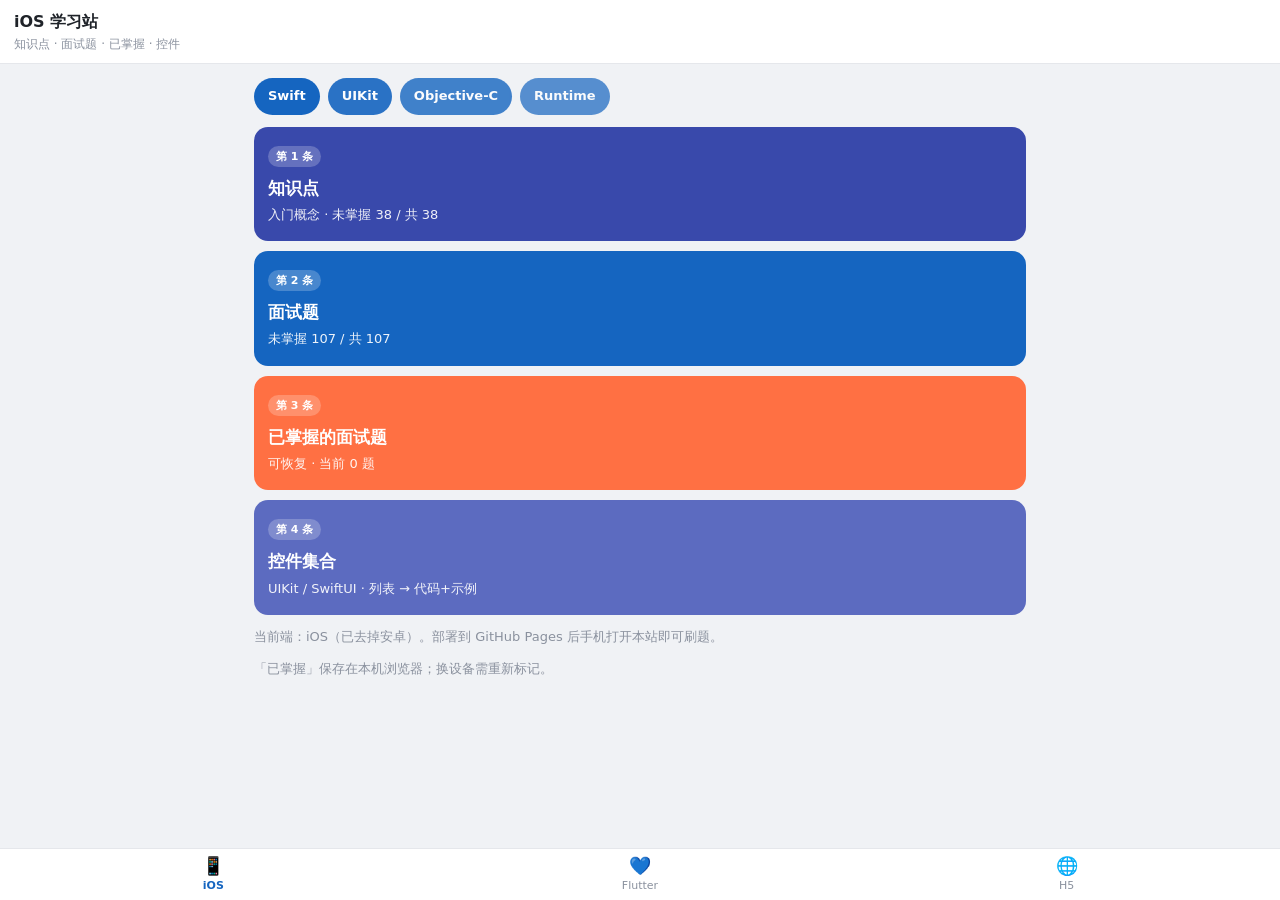
<file: index.html>
<!DOCTYPE html>
<html lang="zh-CN">
<head>
  <meta charset="UTF-8">
  <meta name="viewport" content="width=device-width, initial-scale=1, viewport-fit=cover">
  <meta name="apple-mobile-web-app-capable" content="yes">
  <title>面试题库 · H5_Faces</title>
  <link rel="stylesheet" href="css/common.css">
</head>
<body>
  <div class="app" id="app"></div>
  <script src="data/catalog.js"></script>
  <script src="data/extra.js"></script>
  <script src="js/store.js"></script>
  <script src="js/common.js"></script>
  <script>
    (function () {
      const p = App.getPlatform();
      App.setPlatform(p);
      App.applyAccent(p);
      const data = App.platformData(p);
      const c = App.counts(p);
      const chips = App.CHIPS[p];

      document.getElementById('app').innerHTML = `
        ${App.topbar(data.label + ' 学习站', null, '知识点 · 面试题 · 已掌握 · 控件')}
        <main class="main">
          <div class="carousel">
            ${chips.map((name, i) =>
              `<div class="chip" style="opacity:${1 - i * 0.1}">${App.esc(name)}</div>`
            ).join('')}
          </div>

          <div class="banner-list">
            <a class="banner" style="background:var(--know)" href="pages/list.html?platform=${p}&mode=knowledge">
              <div class="idx">第 1 条</div>
              <div class="t">知识点</div>
              <div class="s">入门概念 · 未掌握 ${c.knowledge} / 共 ${c.knowledgeTotal}</div>
            </a>
            <a class="banner" style="background:var(--accent)" href="pages/list.html?platform=${p}&mode=interview">
              <div class="idx">第 2 条</div>
              <div class="t">面试题</div>
              <div class="s">未掌握 ${c.interview} / 共 ${c.interviewTotal}</div>
            </a>
            <a class="banner" style="background:var(--mastered)" href="pages/list.html?platform=${p}&mode=mastered">
              <div class="idx">第 3 条</div>
              <div class="t">已掌握的面试题</div>
              <div class="s">可恢复 · 当前 ${c.mastered} 题</div>
            </a>
            <a class="banner" style="background:var(--widget)" href="pages/widgets.html?platform=${p}">
              <div class="idx">第 4 条</div>
              <div class="t">控件集合</div>
              <div class="s">${p === 'flutter' ? 'Flutter Widget' : p === 'ios' ? 'UIKit / SwiftUI' : 'H5 控件'} · 列表 → 代码+示例</div>
            </a>
          </div>

          <p class="stat">当前端：${App.esc(data.label)}（已去掉安卓）。部署到 GitHub Pages 后手机打开本站即可刷题。</p>
          <p class="stat">「已掌握」保存在本机浏览器；换设备需重新标记。</p>
        </main>
        ${App.renderTabbar(p, '')}
      `;
    })();
  </script>
</body>
</html>
</file>
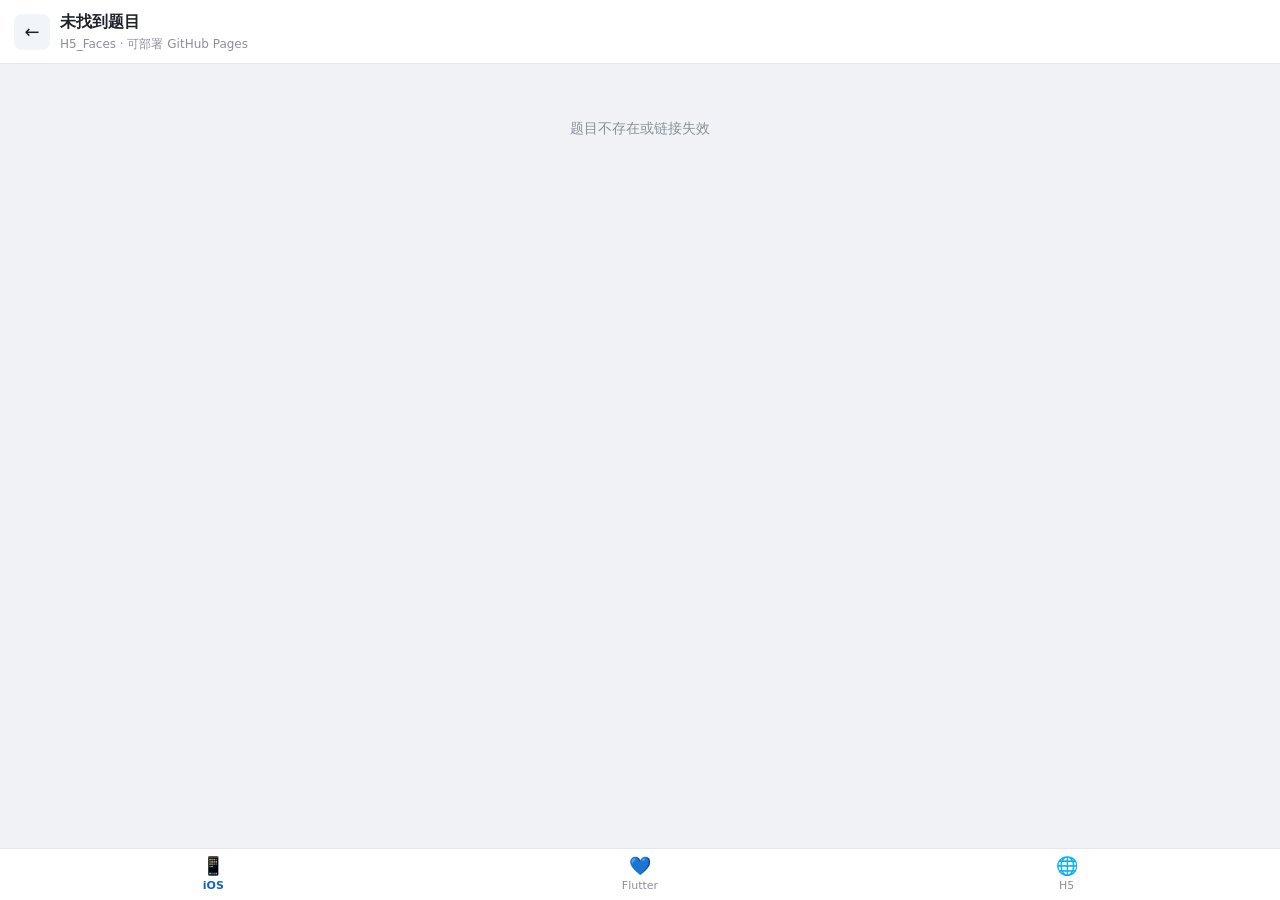
<file: pages/detail.html>
<!DOCTYPE html>
<html lang="zh-CN">
<head>
  <meta charset="UTF-8">
  <meta name="viewport" content="width=device-width, initial-scale=1, viewport-fit=cover">
  <title>详情 · H5_Faces</title>
  <link rel="stylesheet" href="../css/common.css">
</head>
<body>
  <div class="app" id="app"></div>
  <script src="../data/catalog.js"></script>
  <script src="../data/extra.js"></script>
  <script src="../js/store.js"></script>
  <script src="../js/common.js"></script>
  <script>
    (function () {
      const p = App.qs().get('platform') || App.getPlatform();
      const mode = App.qs().get('mode') || 'interview';
      const id = decodeURIComponent(App.qs().get('id') || '');
      App.setPlatform(p);
      App.applyAccent(p);
      const data = App.platformData(p);
      const all = [...data.knowledge, ...data.interviews];
      const item = all.find((it) => Store.idOf(it) === id);

      const back = `list.html?platform=${p}&mode=${mode}`;

      if (!item) {
        document.getElementById('app').innerHTML = `
          ${App.topbar('未找到题目', back)}
          <main class="main"><div class="empty">题目不存在或链接失效</div></main>
          ${App.renderTabbar(p, '../')}
        `;
        return;
      }

      function render() {
        const mastered = Store.has(item);
        document.getElementById('app').innerHTML = `
          ${App.topbar('题目详情', back)}
          <main class="main">
            <div class="detail-q">${App.esc(item.question)}</div>
            <div class="meta">
              <span class="pill">${App.esc(item.category)}</span>
              <span class="pill">${item.kind === 'knowledge' ? '知识点' : '面试题'}</span>
              <span class="pill">${App.esc(App.LABELS[p])}</span>
            </div>
            ${App.formatAnswer(item.answer)}
            ${item.code ? `<pre class="code">${App.esc(item.code)}</pre>` : ''}
            <div class="actions">
              ${
                mastered
                  ? '<button class="btn ghost" type="button" id="unmaster">恢复为未掌握</button>'
                  : '<button class="btn primary" type="button" id="master">标记已掌握</button>'
              }
              <button class="btn ghost" type="button" id="copy">复制答法</button>
            </div>
          </main>
          ${App.renderTabbar(p, '../')}
        `;

        const masterBtn = document.getElementById('master');
        const unmasterBtn = document.getElementById('unmaster');
        if (masterBtn) {
          masterBtn.addEventListener('click', () => {
            Store.add(item);
            App.toast('已标记掌握');
            location.href = back;
          });
        }
        if (unmasterBtn) {
          unmasterBtn.addEventListener('click', () => {
            Store.remove(item);
            App.toast('已恢复');
            render();
          });
        }
        document.getElementById('copy').addEventListener('click', async () => {
          const text = item.question + '\n\n' + item.answer + (item.code ? '\n\n' + item.code : '');
          try {
            await navigator.clipboard.writeText(text);
            App.toast('已复制');
          } catch {
            App.toast('复制失败，请长按选择');
          }
        });
      }

      render();
    })();
  </script>
</body>
</html>
</file>
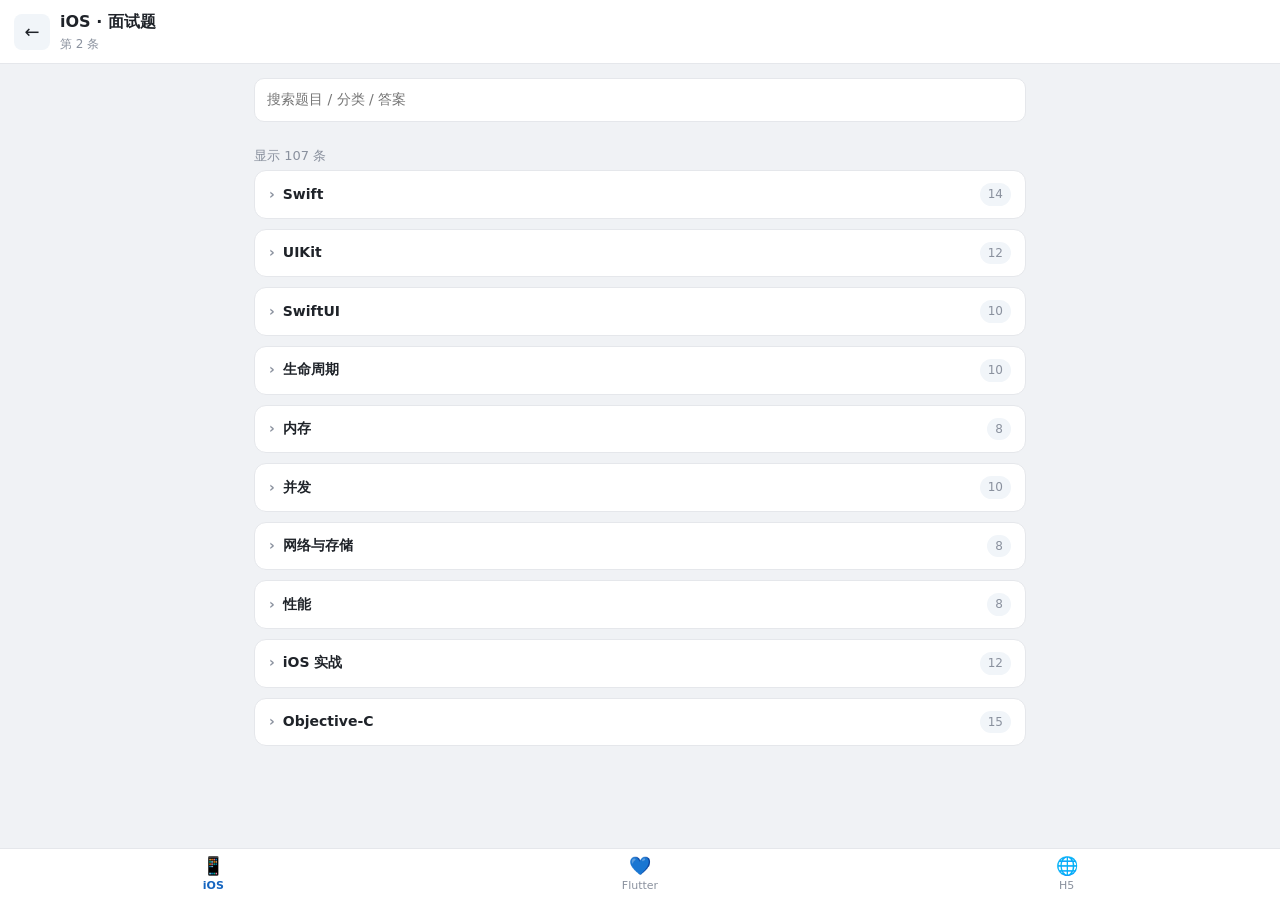
<file: pages/list.html>
<!DOCTYPE html>
<html lang="zh-CN">
<head>
  <meta charset="UTF-8">
  <meta name="viewport" content="width=device-width, initial-scale=1, viewport-fit=cover">
  <title>列表 · H5_Faces</title>
  <link rel="stylesheet" href="../css/common.css">
</head>
<body>
  <div class="app" id="app"></div>
  <script src="../data/catalog.js"></script>
  <script src="../data/extra.js"></script>
  <script src="../js/store.js"></script>
  <script src="../js/common.js"></script>
  <script>
    (function () {
      const p = App.qs().get('platform') || App.getPlatform();
      App.setPlatform(p);
      App.applyAccent(p);
      let mode = App.qs().get('mode') || 'interview';
      if (!['knowledge', 'interview', 'mastered'].includes(mode)) mode = 'interview';

      const titles = { knowledge: '知识点', interview: '面试题', mastered: '已掌握' };
      const data = App.platformData(p);
      let search = '';
      const openCats = {};

      function sourceList() {
        if (mode === 'knowledge') return data.knowledge.slice();
        if (mode === 'interview') return data.interviews.slice();
        return [...data.knowledge, ...data.interviews].filter((it) => Store.has(it));
      }

      function visible() {
        let list = sourceList();
        if (mode !== 'mastered') list = list.filter((it) => !Store.has(it));
        const q = search.trim().toLowerCase();
        if (q) {
          list = list.filter(
            (it) =>
              it.question.toLowerCase().includes(q) ||
              it.category.toLowerCase().includes(q) ||
              (it.answer || '').toLowerCase().includes(q),
          );
        }
        return list;
      }

      function render() {
        const list = visible();
        const grouped = App.groupByCat(list);
        const cats = [...grouped.keys()];
        let body = '';
        if (!list.length) {
          body = '<div class="empty">暂无题目<br>试试换关键词，或去首页看看</div>';
        } else {
          cats.forEach((cat, idx) => {
            const key = cat;
            const isOpen = openCats[key] ?? false;
            const items = grouped.get(cat);
            body += `<div class="cat ${isOpen ? 'open' : ''}">
              <button class="cat-h" type="button" data-cat="${App.esc(key)}">
                <span class="arrow">›</span>${App.esc(cat)}
                <span class="count">${items.length}</span>
              </button>
              <div class="cat-b">
                ${items
                  .map((it) => {
                    const href =
                      'detail.html?platform=' +
                      p +
                      '&mode=' +
                      mode +
                      '&id=' +
                      encodeURIComponent(Store.idOf(it));
                    return `<a class="q-item" href="${href}">
                  <span class="badge ${it.kind === 'knowledge' ? 'know' : ''}">${
                      it.kind === 'knowledge' ? '知' : '题'
                    }</span>
                  <span>${App.esc(it.question)}</span>
                </a>`;
                  })
                  .join('')}
              </div>
            </div>`;
          });
        }

        document.getElementById('app').innerHTML = `
          ${App.topbar(
            App.LABELS[p] + ' · ' + titles[mode],
            '../index.html?platform=' + p,
            '第 ' + (mode === 'knowledge' ? '1' : mode === 'interview' ? '2' : '3') + ' 条',
          )}
          <main class="main">
            <input class="search" id="search" placeholder="搜索题目 / 分类 / 答案" value="${App.esc(search)}">
            <p class="stat">显示 ${list.length} 条</p>
            ${body}
            ${
              mode === 'mastered' && list.length
                ? '<button class="btn danger" type="button" id="restoreAll" style="width:100%;margin-top:8px">全部恢复为未掌握</button>'
                : ''
            }
          </main>
          ${App.renderTabbar(p, '../')}
        `;

        const input = document.getElementById('search');
        input.addEventListener('input', (e) => {
          search = e.target.value;
          const pos = e.target.selectionStart;
          render();
          const s2 = document.getElementById('search');
          if (s2) {
            s2.focus();
            s2.setSelectionRange(pos, pos);
          }
        });

        document.querySelectorAll('.cat-h').forEach((btn) => {
          btn.addEventListener('click', () => {
            const key = btn.dataset.cat;
            const catEl = btn.closest('.cat');
            openCats[key] = !catEl.classList.contains('open');
            render();
          });
        });

        const restore = document.getElementById('restoreAll');
        if (restore) {
          restore.addEventListener('click', () => {
            for (const it of list) Store.remove(it);
            App.toast('已全部恢复');
            render();
          });
        }
      }

      render();
    })();
  </script>
</body>
</html>
</file>
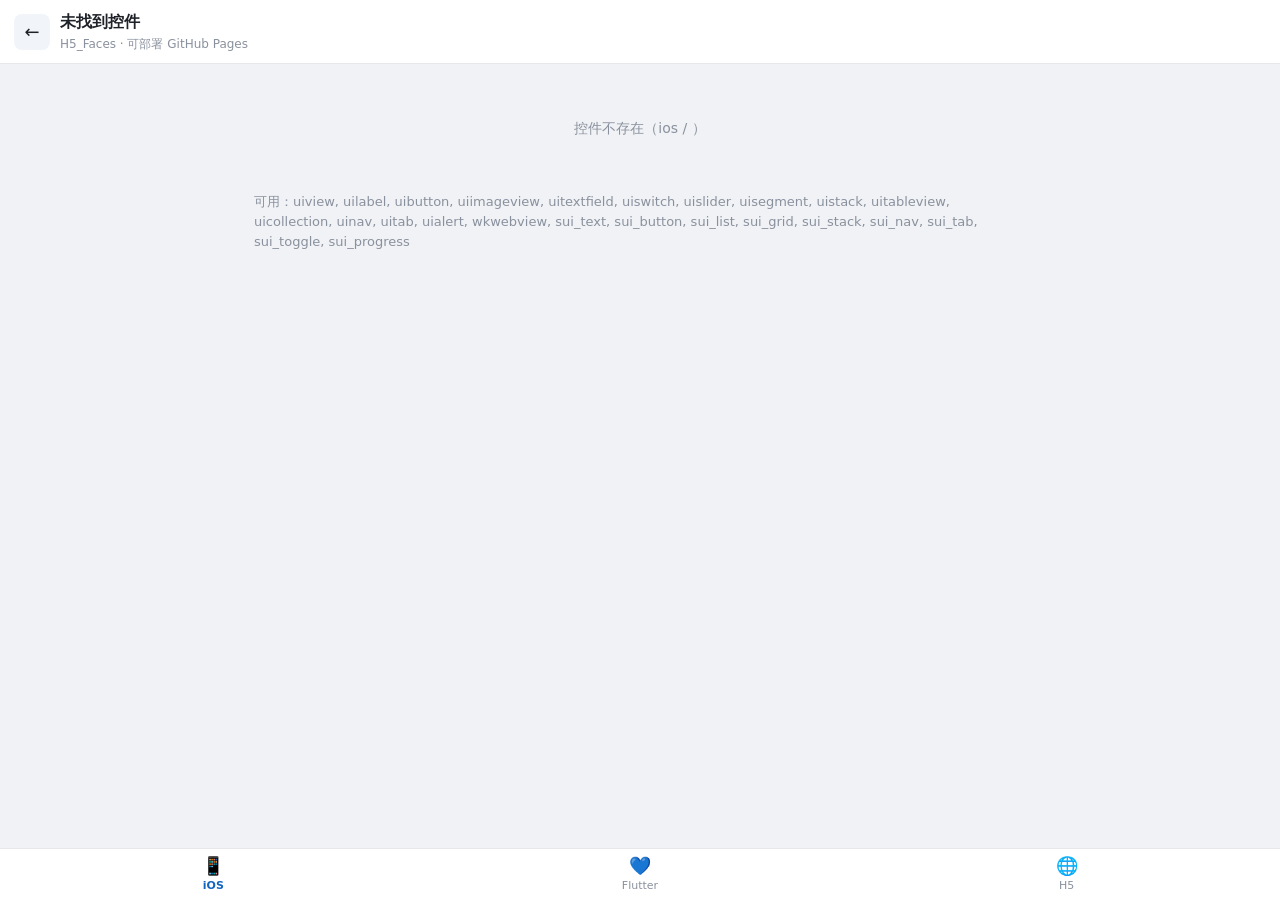
<file: pages/widget_detail.html>
<!DOCTYPE html>
<html lang="zh-CN">
<head>
  <meta charset="UTF-8">
  <meta name="viewport" content="width=device-width, initial-scale=1, viewport-fit=cover">
  <title>控件详情 · H5_Faces</title>
  <link rel="stylesheet" href="../css/common.css">
</head>
<body>
  <div class="app" id="app"></div>
  <script src="../js/store.js"></script>
  <script src="../js/common.js"></script>
  <script src="../widgets/catalog.js"></script>
  <script src="../widgets/render.js"></script>
  <script>
    (function () {
      try {
        const raw = App.qs().get('platform');
        if (raw) App.setPlatform(raw);
        const p = App.getPlatform();
        const id = App.qs().get('id') || '';
        App.applyAccent(p);

        const list =
          window.WIDGETS && Array.isArray(window.WIDGETS[p]) ? window.WIDGETS[p] : [];
        const item = list.find((w) => w.id === id);
        const back = 'widgets.html?platform=' + encodeURIComponent(p);

        if (!item) {
          document.getElementById('app').innerHTML = `
            ${App.topbar('未找到控件', back)}
            <main class="main"><div class="empty">控件不存在（${App.esc(p)} / ${App.esc(id)}）</div>
            <p class="stat">可用：${App.esc(list.map((x) => x.id).join(', ') || '无')}</p></main>
            ${App.renderTabbar(p, '../')}
          `;
          return;
        }

        document.getElementById('app').innerHTML = `
          ${App.topbar(item.title, back, item.subtitle)}
          <main class="main">
            <div class="meta">
              <span class="pill">${App.esc(App.LABELS[p])}</span>
              <span class="pill">${App.esc(item.category)}</span>
              <span class="pill">${App.esc(item.language)}</span>
            </div>
            <section class="w-card">
              <h3>UI 示例</h3>
              <p class="desc">${App.esc(item.usage || '')}</p>
              <div class="demo-box" id="demo"></div>
            </section>
            <section class="w-card">
              <h3>代码（${App.esc(item.language)}）</h3>
              <pre class="demo-code" id="code"></pre>
              <div class="actions" style="margin-top:10px">
                <button type="button" class="btn ghost" id="copy">复制代码</button>
              </div>
            </section>
          </main>
          ${App.renderTabbar(p, '../')}
        `;

        document.getElementById('code').textContent = item.code || '';
        WidgetUI.mountDemo(document.getElementById('demo'), item, p);

        document.getElementById('copy').onclick = async () => {
          try {
            await navigator.clipboard.writeText(item.code || '');
            App.toast('已复制');
          } catch {
            App.toast('复制失败');
          }
        };
      } catch (err) {
        document.getElementById('app').innerHTML =
          '<main class="main"><div class="empty">详情加载失败</div><pre class="demo-code" style="white-space:pre-wrap">' +
          String(err && err.stack ? err.stack : err) +
          '</pre></main>';
      }
    })();
  </script>
</body>
</html>
</file>
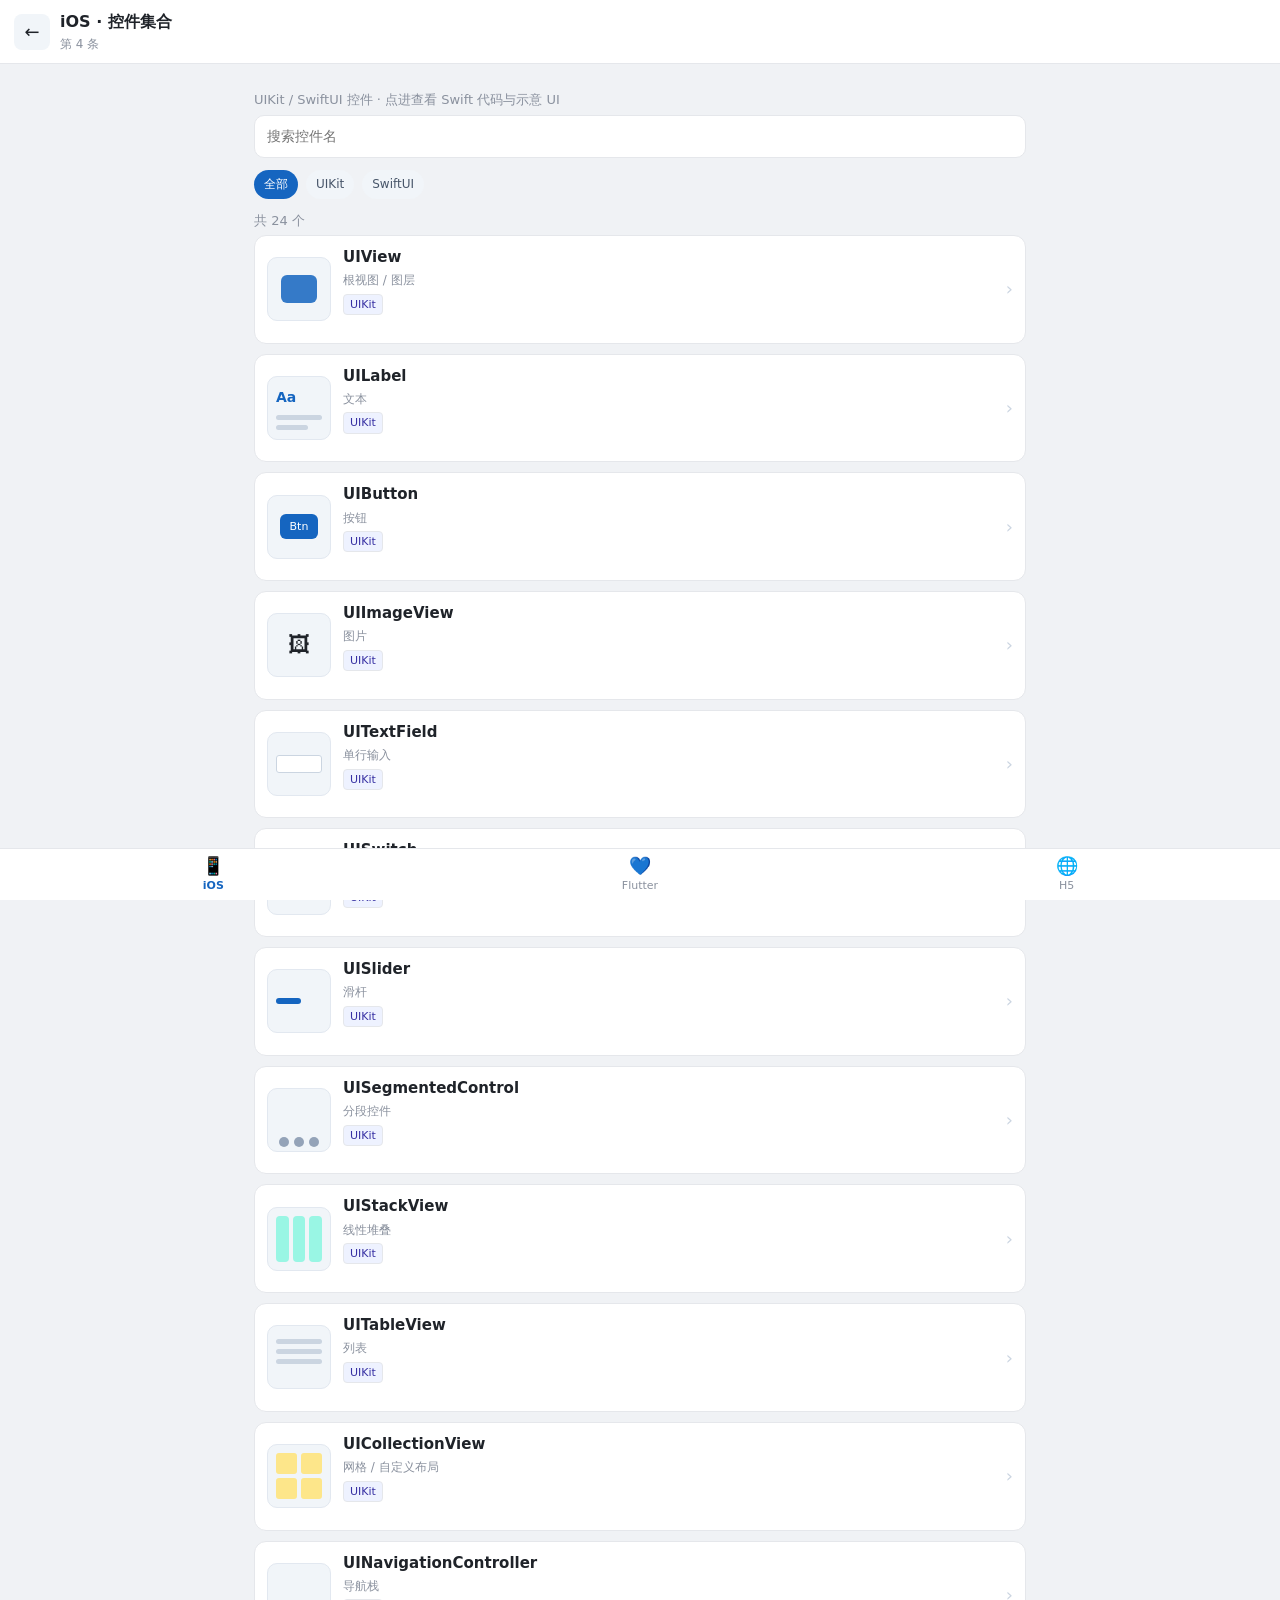
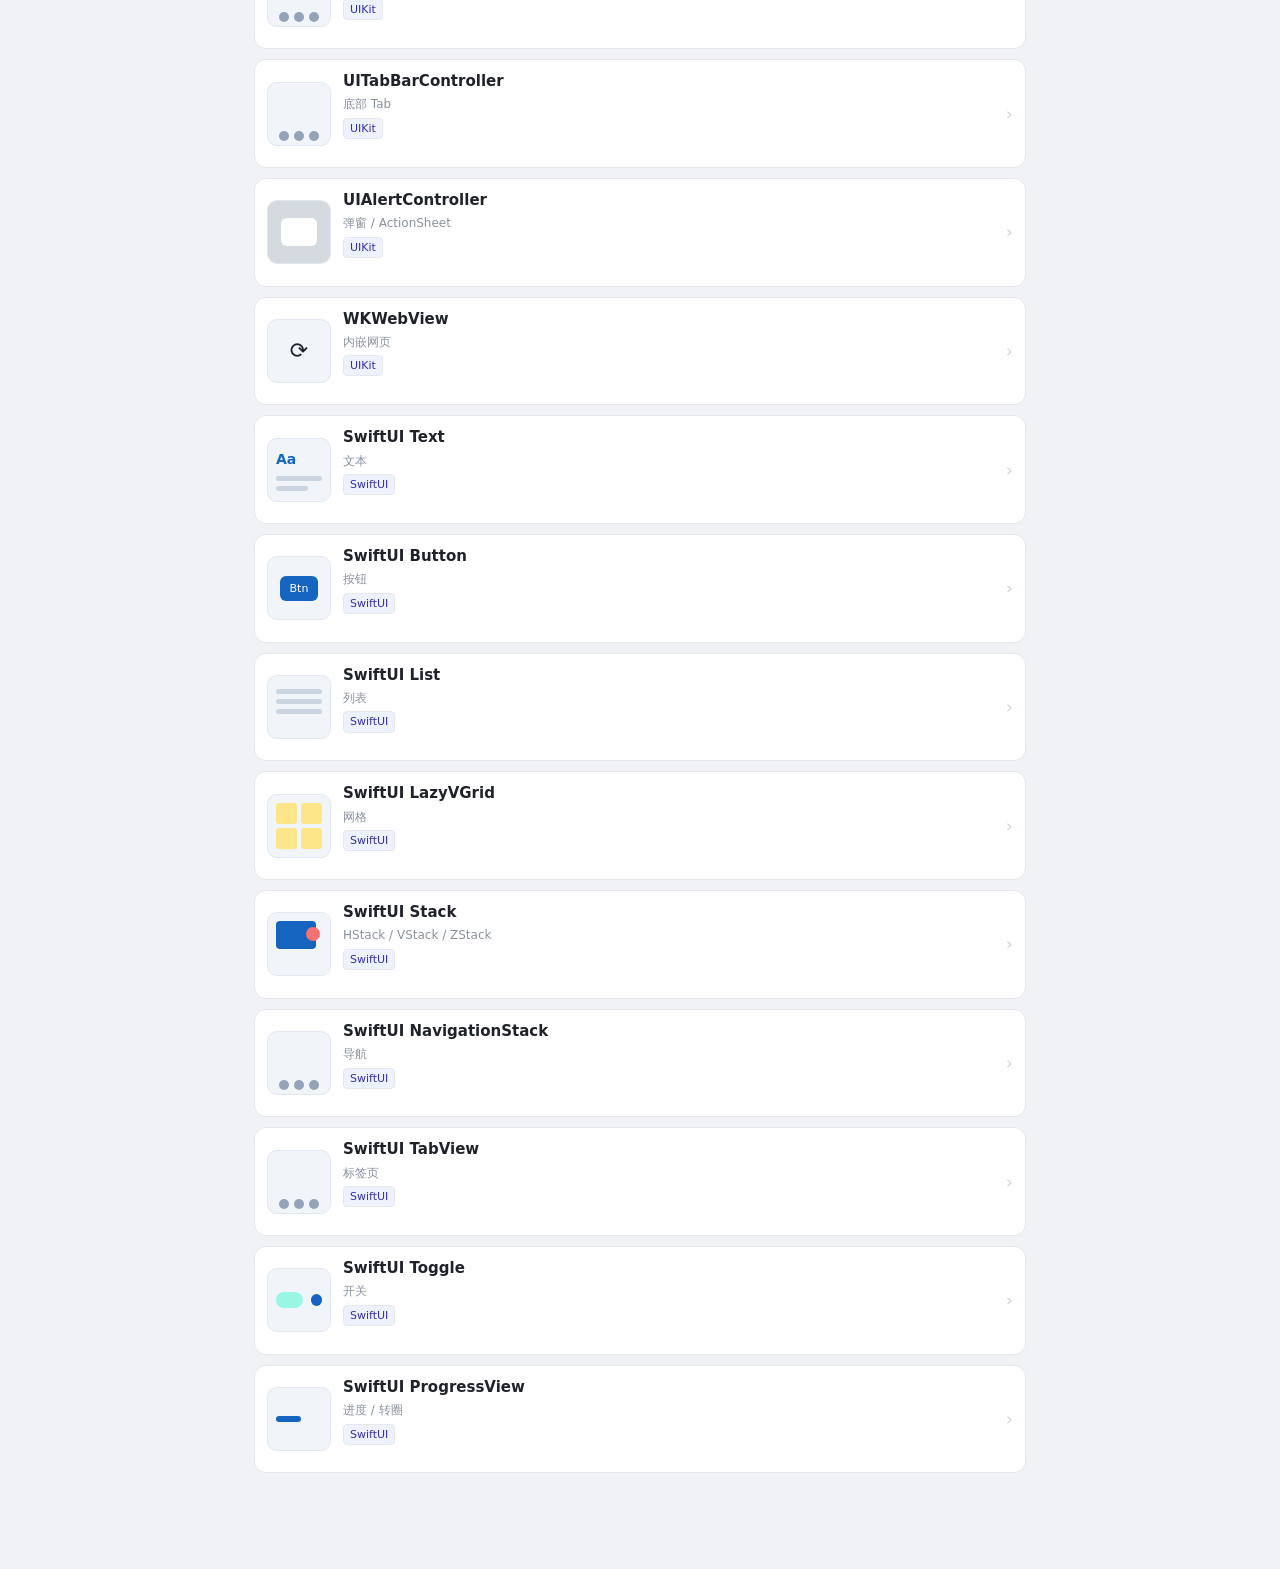
<file: pages/widgets.html>
<!DOCTYPE html>
<html lang="zh-CN">
<head>
  <meta charset="UTF-8">
  <meta name="viewport" content="width=device-width, initial-scale=1, viewport-fit=cover">
  <title>控件集合 · H5_Faces</title>
  <link rel="stylesheet" href="../css/common.css">
</head>
<body>
  <div class="app" id="app"><main class="main"><p class="stat">加载中…</p></main></div>
  <!-- 控件页不依赖面试题库，避免题库脚本异常导致整页空白 -->
  <script>
    function __scriptFail(name) {
      var el = document.getElementById('app');
      if (el) {
        el.innerHTML =
          '<main class="main"><div class="empty">脚本加载失败：' +
          name +
          '</div><p class="stat"><a href="../index.html">返回首页</a></p></main>';
      }
    }
  </script>
  <script src="../js/store.js" onerror="__scriptFail('js/store.js')"></script>
  <script src="../js/common.js" onerror="__scriptFail('js/common.js')"></script>
  <script src="../widgets/catalog.js" onerror="__scriptFail('widgets/catalog.js')"></script>
  <script src="../widgets/render.js" onerror="__scriptFail('widgets/render.js')"></script>
  <script>
    (function () {
      try {
        if (!window.App) throw new Error('App 未初始化（common.js）');
        const raw = App.qs().get('platform');
        if (raw) App.setPlatform(raw);
        const p = App.getPlatform();
        App.applyAccent(p);

        if (!window.WIDGETS) {
          throw new Error('未加载 widgets/catalog.js');
        }
        if (!window.WidgetUI) {
          throw new Error('未加载 widgets/render.js');
        }

        const all = Array.isArray(window.WIDGETS[p]) ? window.WIDGETS[p] : [];
        if (!all.length) {
          throw new Error(
            '平台「' + p + '」控件数据为空（keys: ' + Object.keys(window.WIDGETS).join(',') + '）',
          );
        }
        const cats = ['全部'].concat(
          Array.from(new Set(all.map((w) => w.category).filter(Boolean))),
        );
        let filter = '全部';
        let search = '';

        const tips = {
          flutter: 'Flutter Widget（如 GridView、ListView）· 点进查看 Dart 代码与示意 UI',
          web: 'H5 / Web 控件与布局 · 点进查看 HTML/CSS/JS 与可交互演示',
          ios: 'UIKit / SwiftUI 控件 · 点进查看 Swift 代码与示意 UI',
        };
        const label = App.LABELS[p] || p;

        function visible() {
          let list = all.slice();
          if (filter !== '全部') list = list.filter((w) => w.category === filter);
          const q = search.trim().toLowerCase();
          if (q) {
            list = list.filter(
              (w) =>
                w.title.toLowerCase().includes(q) ||
                w.subtitle.toLowerCase().includes(q) ||
                w.category.toLowerCase().includes(q),
            );
          }
          return list;
        }

        function render() {
          const list = visible();
          document.getElementById('app').innerHTML = `
            ${App.topbar(label + ' · 控件集合', '../index.html?platform=' + encodeURIComponent(p), '第 4 条')}
            <main class="main">
              <p class="stat">${tips[p] || ''}</p>
              <input class="search" id="search" placeholder="搜索控件名" value="${App.esc(search)}">
              <div class="w-filter">
                ${cats
                  .map(
                    (c) =>
                      `<button type="button" class="${c === filter ? 'on' : ''}" data-cat="${App.esc(c)}">${App.esc(c)}</button>`,
                  )
                  .join('')}
              </div>
              <p class="stat">共 ${list.length} 个</p>
              <div id="list"></div>
            </main>
            ${App.renderTabbar(p, '../')}
          `;

          const box = document.getElementById('list');
          if (!list.length) {
            box.innerHTML =
              '<div class="empty">没有匹配的控件<br>当前平台：' +
              App.esc(p) +
              ' · 数据 ' +
              (window.WIDGETS[p] ? window.WIDGETS[p].length : 0) +
              ' 条</div>';
          } else {
            box.innerHTML = list
              .map(
                (w) => `<a class="w-item" href="widget_detail.html?platform=${encodeURIComponent(p)}&id=${encodeURIComponent(w.id)}">
                <div class="w-thumb">${WidgetUI.thumbHtml(w.thumb || 'box')}</div>
                <div class="w-meta">
                  <div class="name">${App.esc(w.title)}</div>
                  <div class="sub">${App.esc(w.subtitle)}</div>
                  <span class="cat">${App.esc(w.category)}</span>
                </div>
                <div class="w-arrow">›</div>
              </a>`,
              )
              .join('');
          }

          const input = document.getElementById('search');
          input.addEventListener('input', (e) => {
            search = e.target.value;
            const pos = e.target.selectionStart;
            render();
            const s2 = document.getElementById('search');
            if (s2) {
              s2.focus();
              s2.setSelectionRange(pos, pos);
            }
          });

          document.querySelectorAll('.w-filter button').forEach((btn) => {
            btn.addEventListener('click', () => {
              filter = btn.dataset.cat;
              render();
            });
          });
        }

        render();
      } catch (err) {
        document.getElementById('app').innerHTML =
          '<main class="main"><div class="empty">控件页加载失败</div><pre class="demo-code" style="white-space:pre-wrap">' +
          String(err && err.stack ? err.stack : err) +
          '</pre><p class="stat"><a href="../index.html">返回首页</a></p></main>';
      }
    })();
  </script>
</body>
</html>
</file>
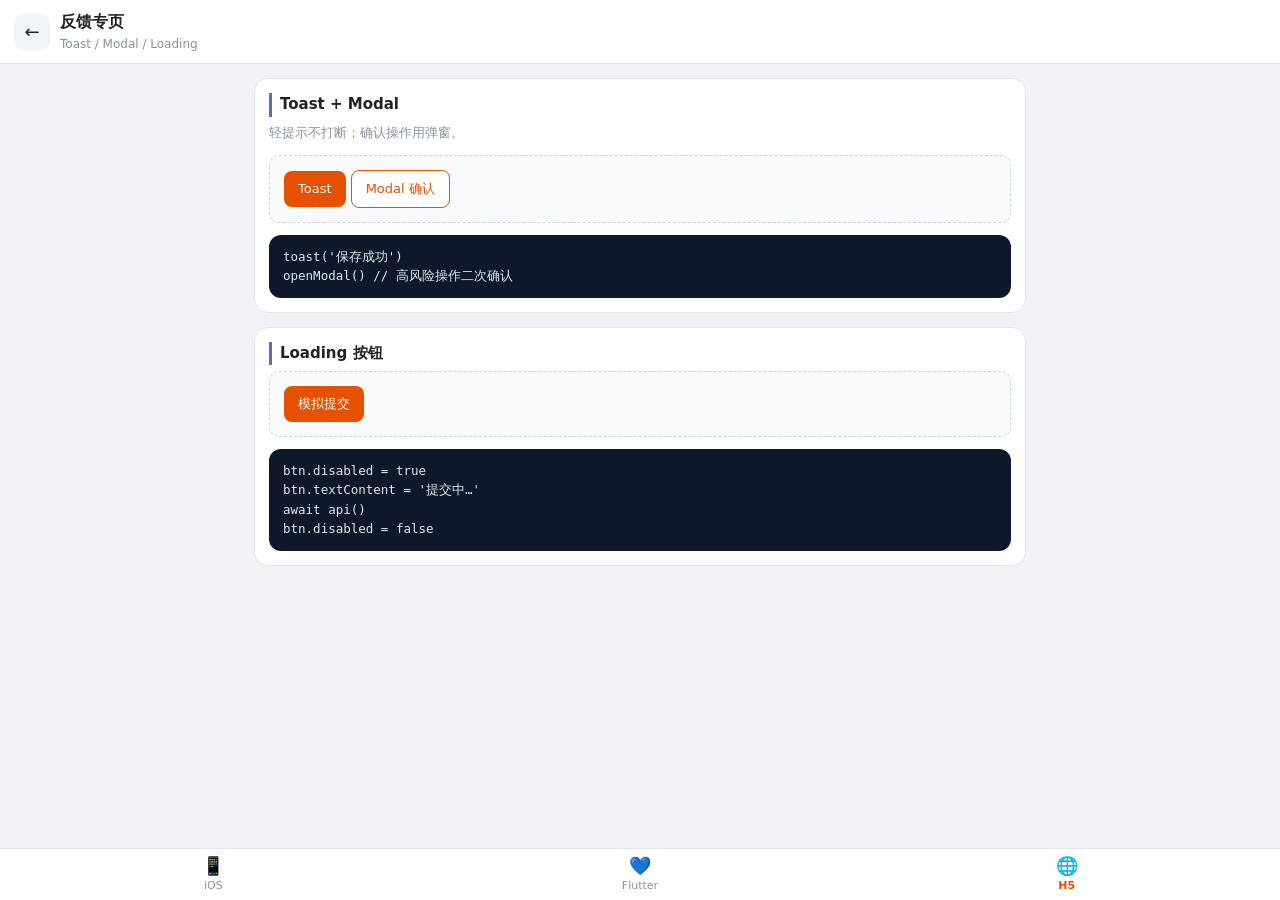
<file: widgets/feedback.html>
<!DOCTYPE html>
<html lang="zh-CN">
<head>
  <meta charset="UTF-8">
  <meta name="viewport" content="width=device-width, initial-scale=1, viewport-fit=cover">
  <title>反馈控件 · H5_Faces</title>
  <link rel="stylesheet" href="../css/common.css">
</head>
<body>
  <div class="app" id="app"></div>
  <div class="modal-mask" id="mask">
    <div class="modal">
      <h4>确认提币？</h4>
      <p>金额与地址请再次核对。演示弹窗，不会真实提交。</p>
      <div class="actions">
        <button class="btn ghost" type="button" id="cancel">取消</button>
        <button class="btn primary" type="button" id="ok">确认</button>
      </div>
    </div>
  </div>
  <script src="../js/store.js"></script>
  <script src="../js/common.js"></script>
  <script>
    const p = App.qs().get('platform') || 'web';
    App.applyAccent(p);
    document.getElementById('app').innerHTML = `
      ${App.topbar('反馈专页', '../pages/widgets.html?platform=' + p, 'Toast / Modal / Loading')}
      <main class="main">
        <section class="w-card">
          <h3>Toast + Modal</h3>
          <p class="desc">轻提示不打断；确认操作用弹窗。</p>
          <div class="demo-box row">
            <button class="ui-btn" type="button" id="t1">Toast</button>
            <button class="ui-btn outline" type="button" id="m1">Modal 确认</button>
          </div>
          <pre class="demo-code">toast('保存成功')
openModal() // 高风险操作二次确认</pre>
        </section>
        <section class="w-card">
          <h3>Loading 按钮</h3>
          <div class="demo-box">
            <button class="ui-btn" type="button" id="loadBtn">模拟提交</button>
          </div>
          <pre class="demo-code">btn.disabled = true
btn.textContent = '提交中…'
await api()
btn.disabled = false</pre>
        </section>
      </main>
      ${App.renderTabbar(p, '../')}
    `;
    const mask = document.getElementById('mask');
    document.getElementById('t1').onclick = () => App.toast('操作成功');
    document.getElementById('m1').onclick = () => mask.classList.add('show');
    document.getElementById('cancel').onclick = () => mask.classList.remove('show');
    document.getElementById('ok').onclick = () => {
      mask.classList.remove('show');
      App.toast('已确认');
    };
    mask.onclick = (e) => {
      if (e.target === mask) mask.classList.remove('show');
    };
    document.getElementById('loadBtn').onclick = async function () {
      const btn = this;
      btn.disabled = true;
      const old = btn.textContent;
      btn.textContent = '提交中…';
      await new Promise((r) => setTimeout(r, 1200));
      btn.disabled = false;
      btn.textContent = old;
      App.toast('完成');
    };
  </script>
</body>
</html>
</file>
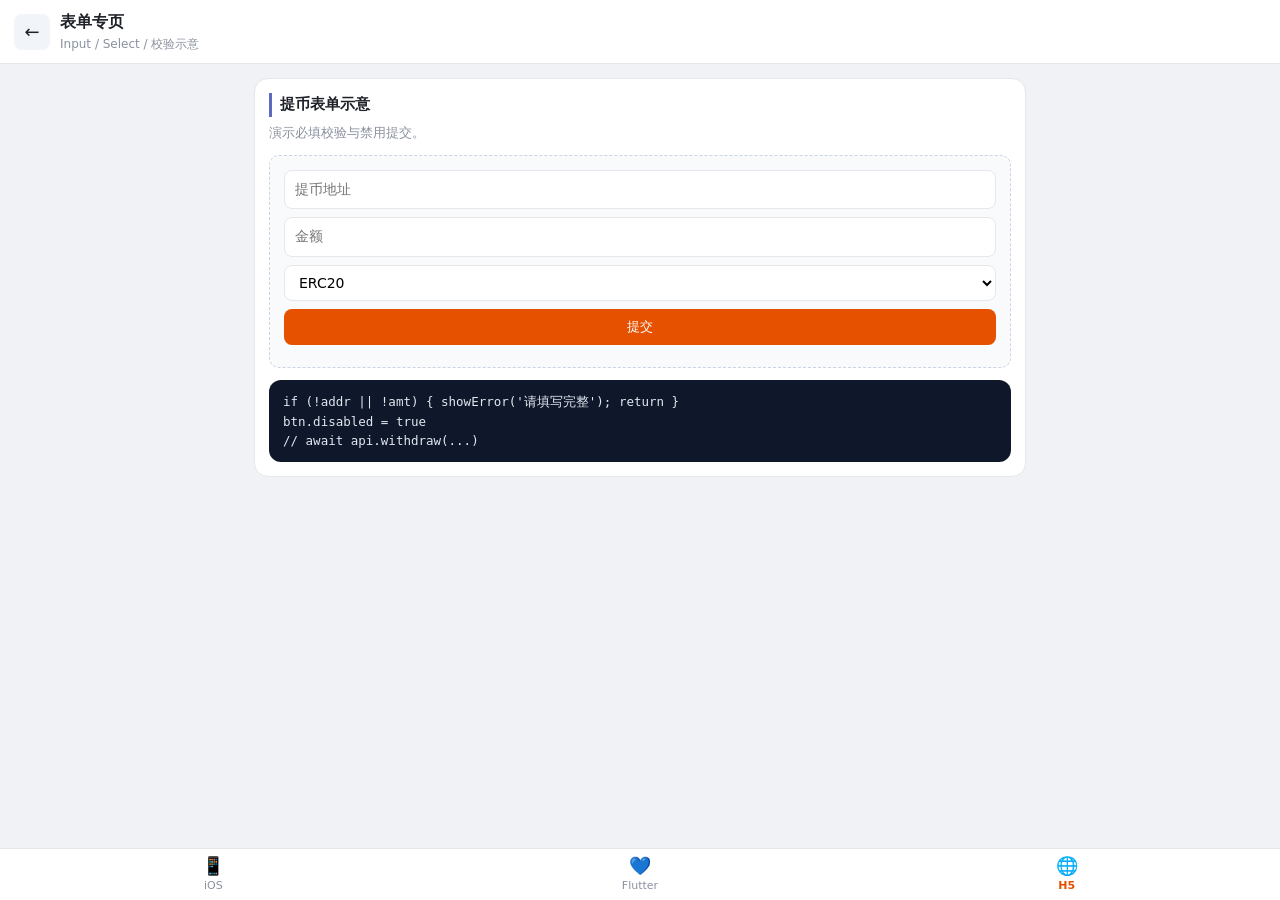
<file: widgets/form.html>
<!DOCTYPE html>
<html lang="zh-CN">
<head>
  <meta charset="UTF-8">
  <meta name="viewport" content="width=device-width, initial-scale=1, viewport-fit=cover">
  <title>表单控件 · H5_Faces</title>
  <link rel="stylesheet" href="../css/common.css">
</head>
<body>
  <div class="app" id="app"></div>
  <script src="../js/store.js"></script>
  <script src="../js/common.js"></script>
  <script>
    const p = App.qs().get('platform') || 'web';
    App.applyAccent(p);
    document.getElementById('app').innerHTML = `
      ${App.topbar('表单专页', '../pages/widgets.html?platform=' + p, 'Input / Select / 校验示意')}
      <main class="main">
        <section class="w-card">
          <h3>提币表单示意</h3>
          <p class="desc">演示必填校验与禁用提交。</p>
          <div class="demo-box">
            <div style="display:flex;flex-direction:column;gap:8px">
              <input class="ui-input" id="addr" placeholder="提币地址">
              <input class="ui-input" id="amt" type="number" placeholder="金额">
              <select class="ui-select" id="chain">
                <option>ERC20</option><option>TRC20</option>
              </select>
              <button class="ui-btn" type="button" id="submit">提交</button>
              <div id="err" style="font-size:12px;color:#b91c1c"></div>
            </div>
          </div>
          <pre class="demo-code">if (!addr || !amt) { showError('请填写完整'); return }
btn.disabled = true
// await api.withdraw(...)</pre>
        </section>
      </main>
      ${App.renderTabbar(p, '../')}
    `;
    document.getElementById('submit').onclick = () => {
      const addr = document.getElementById('addr').value.trim();
      const amt = document.getElementById('amt').value;
      const err = document.getElementById('err');
      if (!addr || !amt) {
        err.textContent = '请填写地址和金额';
        return;
      }
      err.textContent = '';
      App.toast('校验通过（演示）· ' + document.getElementById('chain').value);
    };
  </script>
</body>
</html>
</file>
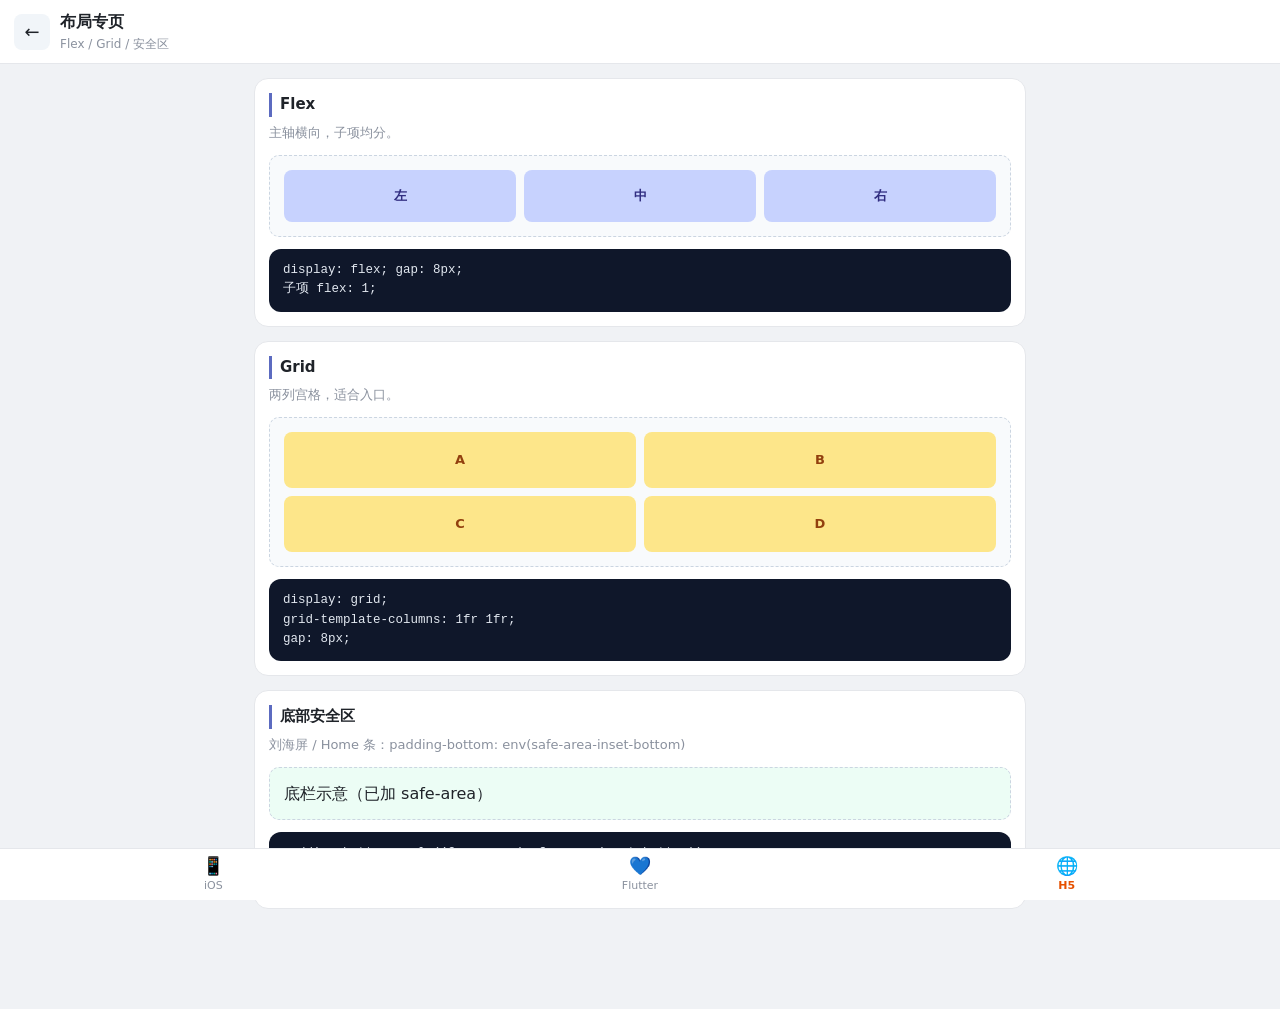
<file: widgets/layout.html>
<!DOCTYPE html>
<html lang="zh-CN">
<head>
  <meta charset="UTF-8">
  <meta name="viewport" content="width=device-width, initial-scale=1, viewport-fit=cover">
  <title>布局控件 · H5_Faces</title>
  <link rel="stylesheet" href="../css/common.css">
</head>
<body>
  <div class="app" id="app"></div>
  <script src="../js/store.js"></script>
  <script src="../js/common.js"></script>
  <script>
    const p = App.qs().get('platform') || 'web';
    App.applyAccent(p);
    document.getElementById('app').innerHTML = `
      ${App.topbar('布局专页', '../pages/widgets.html?platform=' + p, 'Flex / Grid / 安全区')}
      <main class="main">
        <section class="w-card">
          <h3>Flex</h3>
          <p class="desc">主轴横向，子项均分。</p>
          <div class="demo-box"><div class="flex-demo"><div>左</div><div>中</div><div>右</div></div></div>
          <pre class="demo-code">display: flex; gap: 8px;
子项 flex: 1;</pre>
        </section>
        <section class="w-card">
          <h3>Grid</h3>
          <p class="desc">两列宫格，适合入口。</p>
          <div class="demo-box"><div class="grid-demo"><div>A</div><div>B</div><div>C</div><div>D</div></div></div>
          <pre class="demo-code">display: grid;
grid-template-columns: 1fr 1fr;
gap: 8px;</pre>
        </section>
        <section class="w-card">
          <h3>底部安全区</h3>
          <p class="desc">刘海屏 / Home 条：padding-bottom: env(safe-area-inset-bottom)</p>
          <div class="demo-box" style="padding-bottom:calc(12px + env(safe-area-inset-bottom, 0px));background:#ecfdf5">
            底栏示意（已加 safe-area）
          </div>
          <pre class="demo-code">padding-bottom: calc(12px + env(safe-area-inset-bottom));
/* html viewport-fit=cover */</pre>
        </section>
      </main>
      ${App.renderTabbar(p, '../')}
    `;
  </script>
</body>
</html>
</file>
<file: css/common.css>
:root {
  --bg: #f0f2f5;
  --card: #fff;
  --text: #1f2329;
  --muted: #8a919e;
  --line: #e5e7eb;
  --accent: #00897b;
  --know: #3949ab;
  --mastered: #ff7043;
  --widget: #5c6bc0;
  --safe-b: env(safe-area-inset-bottom, 0px);
  --safe-t: env(safe-area-inset-top, 0px);
}
* { box-sizing: border-box; margin: 0; padding: 0; }
html, body { height: 100%; }
body {
  font-family: -apple-system, BlinkMacSystemFont, "PingFang SC", "Microsoft YaHei", system-ui, sans-serif;
  background: var(--bg);
  color: var(--text);
  line-height: 1.55;
  -webkit-tap-highlight-color: transparent;
}
a { color: inherit; text-decoration: none; }
button, input, select, textarea { font: inherit; }
button { border: 0; background: none; color: inherit; cursor: pointer; }
.app {
  min-height: 100%;
  display: flex;
  flex-direction: column;
  padding-bottom: calc(58px + var(--safe-b));
}
.top {
  position: sticky;
  top: 0;
  z-index: 20;
  padding: calc(10px + var(--safe-t)) 14px 10px;
  background: var(--card);
  border-bottom: 1px solid var(--line);
  display: flex;
  align-items: center;
  gap: 10px;
}
.top h1 { font-size: 16px; font-weight: 700; flex: 1; min-width: 0; }
.top .sub { font-size: 12px; color: var(--muted); }
.icon-btn {
  width: 36px; height: 36px; border-radius: 8px;
  background: #f1f5f9;
  display: inline-flex; align-items: center; justify-content: center;
  font-size: 18px; flex-shrink: 0;
}
.main {
  flex: 1;
  padding: 14px 14px 28px;
  max-width: 800px;
  width: 100%;
  margin: 0 auto;
}
.carousel {
  display: flex; gap: 8px; overflow-x: auto; margin-bottom: 12px;
  scroll-snap-type: x mandatory; -webkit-overflow-scrolling: touch;
}
.carousel::-webkit-scrollbar { display: none; }
.chip {
  flex: 0 0 auto; scroll-snap-align: start;
  padding: 8px 14px; border-radius: 999px; color: #fff;
  font-size: 13px; font-weight: 600; background: var(--accent);
}
.banner-list { display: flex; flex-direction: column; gap: 10px; }
.banner {
  display: block; width: 100%; text-align: left;
  border-radius: 14px; padding: 16px 14px; color: #fff;
}
.banner .idx {
  display: inline-block; font-size: 11px; font-weight: 700;
  background: rgba(255,255,255,.22); padding: 2px 8px; border-radius: 999px;
  margin-bottom: 8px;
}
.banner .t { font-size: 17px; font-weight: 700; }
.banner .s { font-size: 13px; opacity: .92; margin-top: 4px; }
.stat { font-size: 13px; color: var(--muted); margin: 12px 0 4px; }
.search {
  width: 100%; padding: 10px 12px; border: 1px solid var(--line);
  border-radius: 10px; background: var(--card); margin-bottom: 12px;
  font-size: 14px; outline: none;
}
.cat {
  background: var(--card); border: 1px solid var(--line);
  border-radius: 12px; margin-bottom: 10px; overflow: hidden;
}
.cat-h {
  width: 100%; display: flex; align-items: center; gap: 8px;
  padding: 12px 14px; text-align: left; font-weight: 600; font-size: 14px;
}
.cat-h .count {
  margin-left: auto; font-size: 12px; color: var(--muted); font-weight: 500;
  background: #f1f5f9; padding: 2px 8px; border-radius: 999px;
}
.cat-h .arrow { color: var(--muted); transition: transform .15s; }
.cat.open .arrow { transform: rotate(90deg); }
.cat-b { display: none; border-top: 1px solid var(--line); }
.cat.open .cat-b { display: block; }
.q-item {
  width: 100%; text-align: left; padding: 12px 14px;
  border-top: 1px solid #f1f5f9; font-size: 14px;
  display: flex; gap: 8px; align-items: flex-start;
}
.q-item:first-child { border-top: 0; }
.badge {
  flex-shrink: 0; font-size: 10px; padding: 2px 6px; border-radius: 4px;
  background: #e0f2f1; color: #00695c; margin-top: 2px;
}
.badge.know { background: #e8eaf6; color: #3949ab; }
.empty { text-align: center; color: var(--muted); padding: 40px 16px; font-size: 14px; }
.tabbar {
  position: fixed; left: 0; right: 0; bottom: 0; z-index: 30;
  display: flex; background: var(--card); border-top: 1px solid var(--line);
  padding-bottom: var(--safe-b);
}
.tab {
  flex: 1; padding: 8px 4px 6px; display: flex; flex-direction: column;
  align-items: center; gap: 2px; font-size: 11px; color: var(--muted);
}
.tab.active { color: var(--accent); font-weight: 700; }
.tab .ico { font-size: 18px; line-height: 1; }
.detail-q { font-size: 17px; font-weight: 700; margin-bottom: 10px; }
.meta { display: flex; gap: 8px; flex-wrap: wrap; margin-bottom: 12px; }
.pill {
  font-size: 12px; padding: 3px 10px; border-radius: 999px;
  background: #f1f5f9; color: #475569;
}
.answer {
  background: var(--card); border: 1px solid var(--line); border-radius: 12px;
  padding: 14px; font-size: 14px; white-space: pre-wrap; word-break: break-word;
  line-height: 1.55; color: #334155;
}
.answer.rich {
  white-space: normal;
  display: flex;
  flex-direction: column;
  gap: 12px;
  padding: 12px 14px 14px;
}
.ans-sec {
  display: flex;
  flex-direction: column;
  gap: 6px;
  padding-top: 10px;
  border-top: 1px solid #eef2f7;
}
.ans-sec:first-child {
  padding-top: 0;
  border-top: none;
}
.ans-h {
  margin: 0;
  font-size: 13px;
  font-weight: 700;
  color: var(--accent, #0f766e);
  letter-spacing: 0.02em;
}
.ans-p {
  margin: 0;
  font-size: 14px;
  line-height: 1.6;
  color: #334155;
}
.ans-k {
  font-weight: 700;
  color: #0f172a;
  margin-right: 2px;
}
.ans-list {
  margin: 2px 0 0;
  padding: 0 0 0 1.15em;
  display: flex;
  flex-direction: column;
  gap: 4px;
}
.ans-list li {
  font-size: 14px;
  line-height: 1.55;
  color: #334155;
}
.code, .demo-code {
  margin-top: 12px; background: #0f172a; color: #e2e8f0;
  border-radius: 12px; padding: 12px 14px; font-size: 12.5px;
  font-family: ui-monospace, SFMono-Regular, Consolas, monospace;
  white-space: pre-wrap; word-break: break-word; overflow-x: auto;
}
.actions { display: flex; gap: 10px; margin-top: 16px; flex-wrap: wrap; }
.btn {
  flex: 1; min-width: 120px; padding: 12px; border-radius: 10px;
  font-weight: 600; font-size: 14px;
}
.btn.primary { background: var(--accent); color: #fff; }
.btn.ghost { background: #f1f5f9; color: #334155; }
.btn.danger { background: #fff1f2; color: #be123c; }
.toast {
  position: fixed; left: 50%; bottom: calc(72px + var(--safe-b));
  transform: translateX(-50%); background: rgba(15,23,42,.92); color: #fff;
  padding: 8px 14px; border-radius: 999px; font-size: 13px; z-index: 50;
  opacity: 0; pointer-events: none; transition: opacity .2s; white-space: nowrap;
}
.toast.show { opacity: 1; }

/* widgets list */
.w-filter {
  display: flex; gap: 8px; flex-wrap: wrap; margin-bottom: 12px;
}
.w-filter button {
  font-size: 12px; padding: 5px 10px; border-radius: 999px;
  background: #f1f5f9; color: #475569;
}
.w-filter button.on { background: var(--accent); color: #fff; }
.w-item {
  display: flex; align-items: center; gap: 12px;
  width: 100%; text-align: left;
  background: var(--card); border: 1px solid var(--line);
  border-radius: 12px; padding: 10px 12px; margin-bottom: 10px;
}
.w-item:active { background: #f8fafc; }
.w-thumb {
  width: 64px; height: 64px; border-radius: 10px;
  background: #f1f5f9; overflow: hidden; flex-shrink: 0;
  border: 1px solid #e2e8f0;
}
.w-meta { flex: 1; min-width: 0; }
.w-meta .name { font-size: 15px; font-weight: 700; }
.w-meta .sub { font-size: 12px; color: var(--muted); margin-top: 2px; }
.w-meta .cat {
  display: inline-block; margin-top: 4px; font-size: 11px;
  padding: 1px 6px; border-radius: 4px; background: #eef2ff; color: #3730a3;
}
.w-arrow { color: #cbd5e1; font-size: 18px; }
.w-card {
  background: var(--card); border: 1px solid var(--line);
  border-radius: 14px; padding: 14px; margin-bottom: 14px;
}
.w-card h3 {
  font-size: 15px; margin-bottom: 6px;
  padding-left: 8px; border-left: 3px solid var(--widget);
}
.w-card .desc { font-size: 13px; color: var(--muted); margin-bottom: 12px; }
.demo-box {
  border: 1px dashed #cbd5e1; border-radius: 10px;
  padding: 14px; background: #f8fafc; margin-bottom: 8px;
}
.demo-box .row { display: flex; flex-wrap: wrap; gap: 8px; align-items: center; }

/* thumbs */
.thumb-inner { width: 100%; height: 100%; padding: 8px; box-sizing: border-box; }
.thumb-text span { font-weight: 700; font-size: 14px; color: var(--accent); }
.thumb-text i, .thumb-list i, .thumb-sliver i, .thumb-input i, .thumb-card i {
  display: block; height: 5px; background: #cbd5e1; border-radius: 3px; margin-top: 5px;
}
.thumb-box { display: flex; align-items: center; justify-content: center; }
.thumb-box div { width: 36px; height: 28px; border-radius: 6px; background: var(--accent); opacity: .85; }
.thumb-row { display: flex; gap: 4px; align-items: stretch; height: 100%; }
.thumb-row b { flex: 1; background: #99f6e4; border-radius: 4px; }
.thumb-stack { position: relative; }
.thumb-stack .a { width: 40px; height: 28px; background: var(--accent); border-radius: 4px; }
.thumb-stack .b { position: absolute; right: 10px; top: 14px; width: 14px; height: 14px; background: #f87171; border-radius: 50%; }
.thumb-align { display: flex; align-items: center; justify-content: flex-end; }
.thumb-align span { width: 22px; height: 14px; background: #67e8f9; border-radius: 3px; }
.thumb-image, .thumb-gesture, .thumb-refresh, .thumb-async, .thumb-picker, .thumb-query {
  display: flex; align-items: center; justify-content: center; font-size: 22px;
}
.thumb-button { display: flex; align-items: center; justify-content: center; }
.thumb-button span {
  background: var(--accent); color: #fff; font-size: 11px; padding: 4px 10px; border-radius: 6px;
}
.thumb-input { display: flex; align-items: center; }
.thumb-input i { width: 100%; height: 18px; margin: 0; background: #fff; border: 1px solid #cbd5e1; }
.thumb-form { display: flex; align-items: center; gap: 8px; justify-content: center; height: 100%; }
.thumb-form .sw { width: 28px; height: 16px; border-radius: 999px; background: #99f6e4; margin: 0; }
.thumb-form .dot { width: 12px; height: 12px; border-radius: 50%; background: var(--accent); margin: 0; }
.thumb-grid { display: grid; grid-template-columns: 1fr 1fr; gap: 4px; height: 100%; }
.thumb-grid b { background: #fde68a; border-radius: 3px; }
.thumb-sliver header { height: 14px; background: var(--accent); border-radius: 3px; margin-bottom: 4px; }
.thumb-page { display: flex; flex-direction: column; align-items: center; gap: 6px; }
.thumb-page div { width: 100%; height: 34px; border-radius: 6px; background: linear-gradient(135deg, var(--accent), #5eead4); }
.thumb-page em { width: 6px; height: 6px; border-radius: 50%; background: var(--accent); }
.thumb-dialog { display: flex; align-items: center; justify-content: center; background: rgba(15,23,42,.12); }
.thumb-dialog div { width: 36px; height: 28px; background: #fff; border-radius: 6px; }
.thumb-toast { display: flex; align-items: flex-end; justify-content: center; }
.thumb-toast span { font-size: 10px; background: #0f172a; color: #fff; padding: 2px 8px; border-radius: 999px; }
.thumb-nav { display: flex; align-items: flex-end; justify-content: space-around; height: 100%; padding-bottom: 4px; }
.thumb-nav i { width: 10px; height: 10px; border-radius: 50%; background: #94a3b8; display: block; }
.thumb-card b { display: block; height: 22px; background: #e0f2f1; border-radius: 4px; }
.thumb-progress { display: flex; align-items: center; }
.thumb-progress i { display: block; height: 6px; background: var(--accent); border-radius: 999px; margin: 0; }
.thumb-anim b {
  display: block; width: 28px; height: 28px; margin: 10px auto 0;
  background: var(--accent); border-radius: 6px;
  animation: thumbPulse 1.2s ease-in-out infinite alternate;
}
@keyframes thumbPulse { from { width: 28px; } to { width: 44px; } }

/* platform mocks */
.mock-fl {
  border: 1px solid #e5e7eb; border-radius: 12px; overflow: hidden; background: #fafafa;
}
.mock-appbar {
  background: var(--accent); color: #fff; padding: 10px 12px; font-weight: 700; font-size: 14px;
}
.mock-body { padding: 12px; }
.mock-tabbar {
  display: flex; border-top: 1px solid #e5e7eb; background: #fff;
}
.mock-tabbar span {
  flex: 1; text-align: center; padding: 8px 0; font-size: 11px; color: #94a3b8;
}
.mock-tabbar span.on { color: var(--accent); font-weight: 700; }
.mock-list { background: #fff; border-radius: 8px; overflow: hidden; border: 1px solid #eef0f3; }
.mock-li {
  display: flex; justify-content: space-between; padding: 10px 12px;
  border-bottom: 1px solid #f1f5f9; font-size: 14px;
}
.mock-li:last-child { border-bottom: 0; }
.mock-grid { display: grid; grid-template-columns: 1fr 1fr; gap: 8px; }
.mock-cell {
  background: #ccfbf1; color: #115e59; border-radius: 8px;
  padding: 22px 0; text-align: center; font-weight: 700;
}
.mock-spinner {
  width: 28px; height: 28px; border: 3px solid #e2e8f0; border-top-color: var(--accent);
  border-radius: 50%; display: inline-block; animation: spin 0.8s linear infinite;
}
@keyframes spin { to { transform: rotate(360deg); } }

.mock-ios {
  background: #f2f2f7; border-radius: 12px; padding: 14px; border: 1px solid #e5e5ea;
}
.ios-box {
  width: 120px; height: 72px; margin: 0 auto; background: #30b0c7; border-radius: 8px;
}
.ios-cap { text-align: center; font-size: 12px; color: #8e8e93; margin-top: 10px; }
.ios-btn {
  display: block; width: 100%; padding: 10px; border-radius: 10px;
  background: #007aff; color: #fff; font-weight: 600;
}
.ios-img {
  width: 88px; height: 88px; margin: 0 auto; border-radius: 12px;
  background: #d1d1d6; display: flex; align-items: center; justify-content: center; font-size: 32px;
}
.ios-field {
  width: 100%; padding: 10px 12px; border-radius: 10px; border: 0; background: #fff; font-size: 15px;
}
.ios-seg {
  display: flex; background: #e5e5ea; border-radius: 8px; padding: 2px;
}
.ios-seg span {
  flex: 1; text-align: center; padding: 6px 0; font-size: 13px; border-radius: 6px; color: #3a3a3c;
}
.ios-seg span.on { background: #fff; font-weight: 700; }
.ios-nav {
  display: flex; align-items: center; justify-content: space-between;
  padding: 10px 8px; background: rgba(255,255,255,.85); border-radius: 10px; font-size: 15px;
}
.ios-tabbar {
  display: flex; background: rgba(255,255,255,.9); border-radius: 10px; margin-top: 8px;
}
.ios-tabbar span { flex: 1; text-align: center; padding: 8px; font-size: 11px; color: #8e8e93; }
.ios-tabbar span.on { color: #007aff; font-weight: 700; }
.ios-list .mock-li { background: #fff; }
.ios-cell { background: #d1e9ff; color: #0a84ff; }
.ui-btn {
  padding: 8px 14px; border-radius: 8px; background: var(--accent); color: #fff; font-size: 13px;
}
.ui-btn.outline { background: #fff; color: var(--accent); border: 1px solid var(--accent); }
.ui-btn.ghost { background: #e2e8f0; color: #334155; }
.ui-input, .ui-select, .ui-textarea {
  width: 100%; padding: 8px 10px; border: 1px solid var(--line);
  border-radius: 8px; background: #fff; font-size: 14px;
}
.ui-textarea { min-height: 72px; resize: vertical; }
.switch {
  width: 44px; height: 26px; border-radius: 999px; background: #cbd5e1;
  position: relative; transition: .2s;
}
.switch.on { background: var(--accent); }
.switch i {
  position: absolute; top: 3px; left: 3px; width: 20px; height: 20px;
  border-radius: 50%; background: #fff; transition: .2s;
}
.switch.on i { left: 21px; }
.tabs { display: flex; border-bottom: 1px solid var(--line); margin-bottom: 10px; }
.tabs button {
  flex: 1; padding: 8px; font-size: 13px; color: var(--muted);
  border-bottom: 2px solid transparent;
}
.tabs button.active { color: var(--accent); border-bottom-color: var(--accent); font-weight: 700; }
.progress {
  height: 8px; background: #e2e8f0; border-radius: 999px; overflow: hidden;
}
.progress > span { display: block; height: 100%; width: 40%; background: var(--accent); }
.modal-mask {
  position: fixed; inset: 0; background: rgba(15,23,42,.45);
  display: none; align-items: center; justify-content: center; z-index: 40; padding: 20px;
}
.modal-mask.show { display: flex; }
.modal {
  background: #fff; border-radius: 14px; padding: 16px; width: min(360px, 100%);
}
.modal h4 { margin-bottom: 8px; }
.modal p { font-size: 14px; color: #475569; margin-bottom: 14px; }
.tag {
  display: inline-block; padding: 2px 8px; border-radius: 999px;
  background: #e0f2f1; color: #00695c; font-size: 12px;
}
.list-demo li {
  list-style: none; padding: 10px 0; border-bottom: 1px solid #f1f5f9; font-size: 14px;
}
.flex-demo {
  display: flex; gap: 8px;
}
.flex-demo > div {
  flex: 1; background: #c7d2fe; color: #312e81; text-align: center;
  padding: 16px 0; border-radius: 8px; font-size: 13px; font-weight: 600;
}
.grid-demo {
  display: grid; grid-template-columns: 1fr 1fr; gap: 8px;
}
.grid-demo > div {
  background: #fde68a; color: #92400e; text-align: center;
  padding: 18px 0; border-radius: 8px; font-size: 13px; font-weight: 600;
}
</file>
